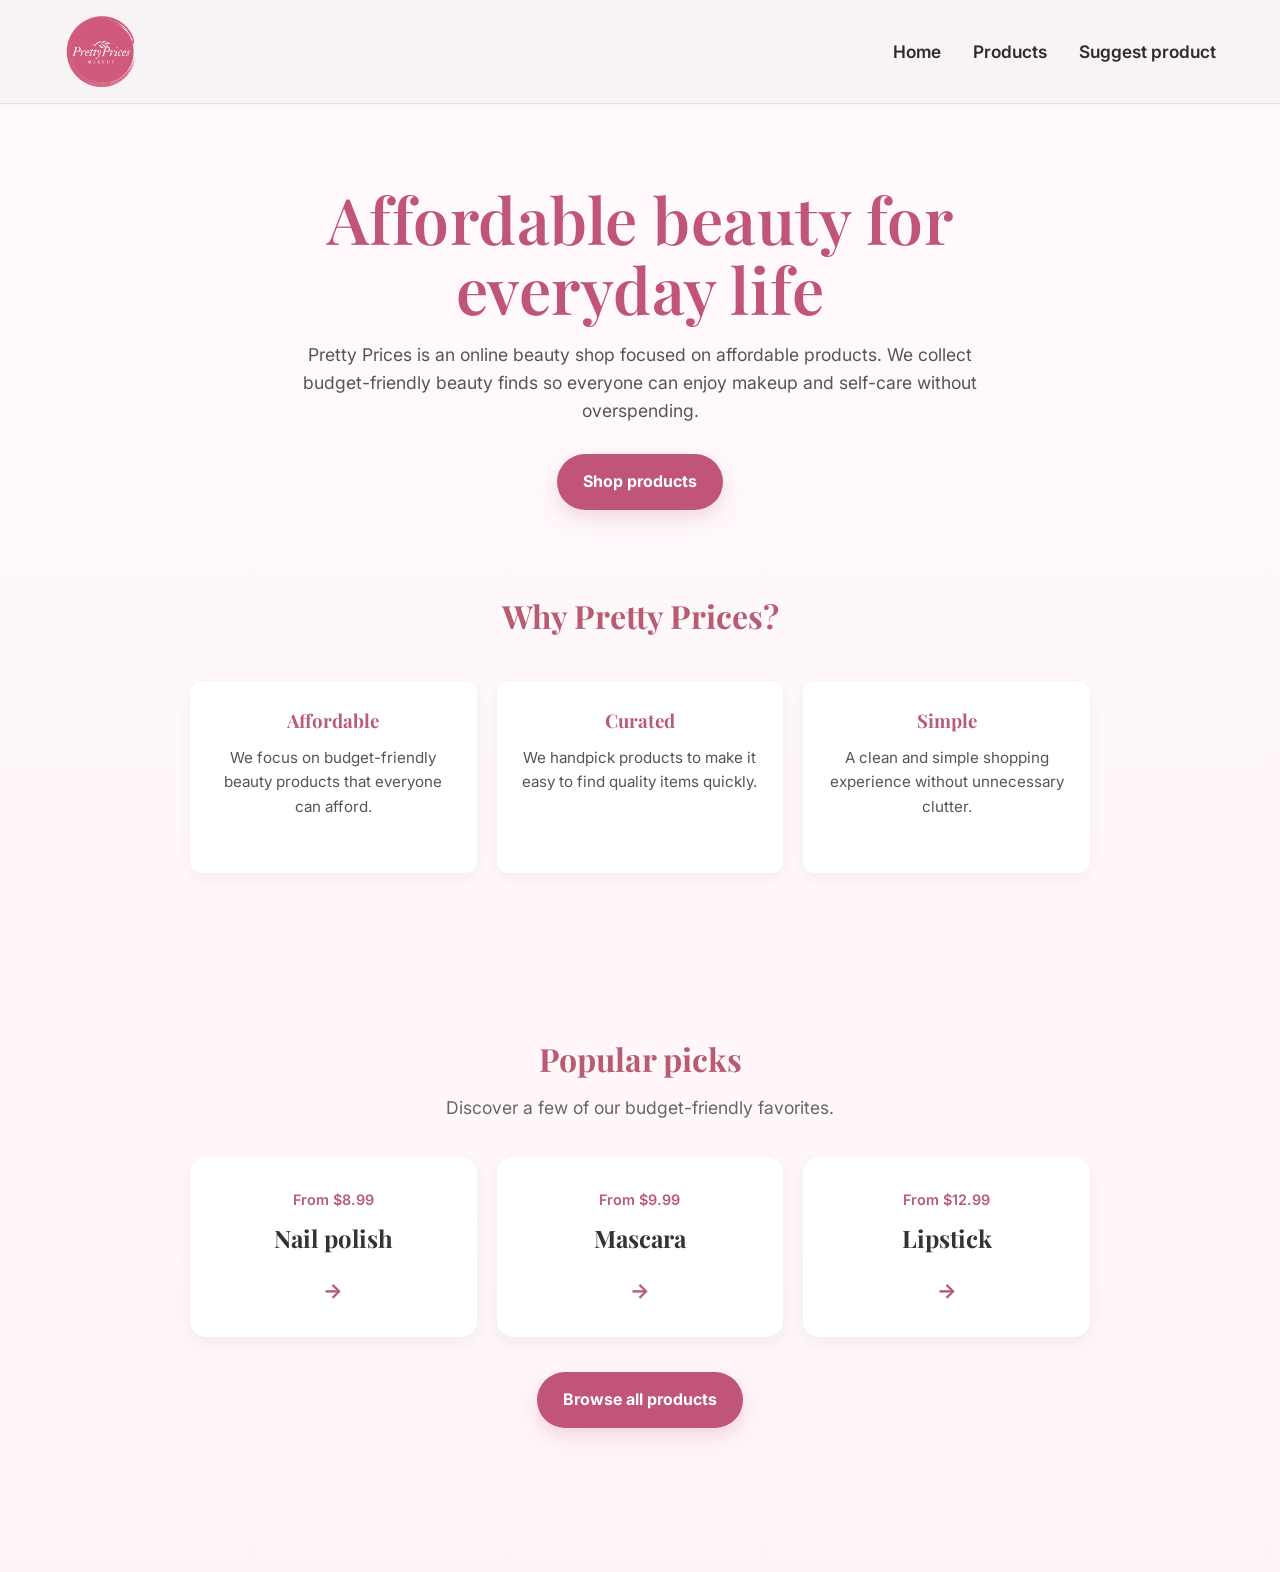
<file: index.html>
<!DOCTYPE html>
<html lang="en">

<head>
    <meta charset="UTF-8" />
    <meta name="viewport" content="width=device-width, initial-scale=1.0" />

    <title>Pretty Prices</title>

    <link rel="preconnect" href="https://fonts.googleapis.com">
    <link rel="preconnect" href="https://fonts.gstatic.com" crossorigin>

    <link
        href="https://fonts.googleapis.com/css2?family=Playfair+Display:wght@400;600;700&family=Inter:wght@400;500;600&display=swap"
        rel="stylesheet">

    <link rel="stylesheet" href="productlist.css" />
    <link rel="icon" href="data:," />

</head>

<body>

    <header class="site-header">
        <div class="container nav-wrapper">

            <a href="index.html" class="logo"><img src="logo.png" alt="logo"></a>

            <nav class="nav">
                <a href="index.html">Home</a>
                <a href="products.html">Products</a>
                <a href="contact.html">Suggest product</a>
            </nav>

        </div>
    </header>

    <main>

        <section class="hero">

            <div class="container hero-content">

                <h1>Affordable beauty for everyday life</h1>

                <p>
                    Pretty Prices is an online beauty shop focused on affordable products.
                    We collect budget-friendly beauty finds so everyone can enjoy makeup
                    and self-care without overspending.
                </p>

                <a href="products.html" class="cta-button">
                    Shop products
                </a>

            </div>
            <section class="why-section">
                <div class="container">
                    <h2>Why Pretty Prices?</h2>

                    <div class="why-grid">
                        <div class="why-card">
                            <h3>Affordable</h3>
                            <p>We focus on budget-friendly beauty products that everyone can afford.</p>
                        </div>

                        <div class="why-card">
                            <h3>Curated</h3>
                            <p>We handpick products to make it easy to find quality items quickly.</p>
                        </div>

                        <div class="why-card">
                            <h3>Simple</h3>
                            <p>A clean and simple shopping experience without unnecessary clutter.</p>
                        </div>
                    </div>
                </div>
            </section>

            <section class="featured-preview">
                <div class="container">
                    <h2>Popular picks</h2>
                    <p>Discover a few of our budget-friendly favorites.</p>

                    <div class="featured-grid">
                        <a href="products.html?featured=nail" class="featured-item">
                            <span>From $8.99</span>
                            <h3>Nail polish</h3>
                            <div class="featured-arrow">→</div>
                        </a>

                        <a href="products.html?featured=mascara" class="featured-item">
                            <span>From $9.99</span>
                            <h3>Mascara</h3>
                            <div class="featured-arrow">→</div>
                        </a>

                        <a href="products.html?featured=lipstick" class="featured-item">
                            <span>From $12.99</span>
                            <h3>Lipstick</h3>
                            <div class="featured-arrow">→</div>
                        </a>
                    </div>

                    <a href="products.html" class="cta-button">Browse all products</a>
                </div>
            </section>

        </section>

    </main>

</body>

</html>
</file>
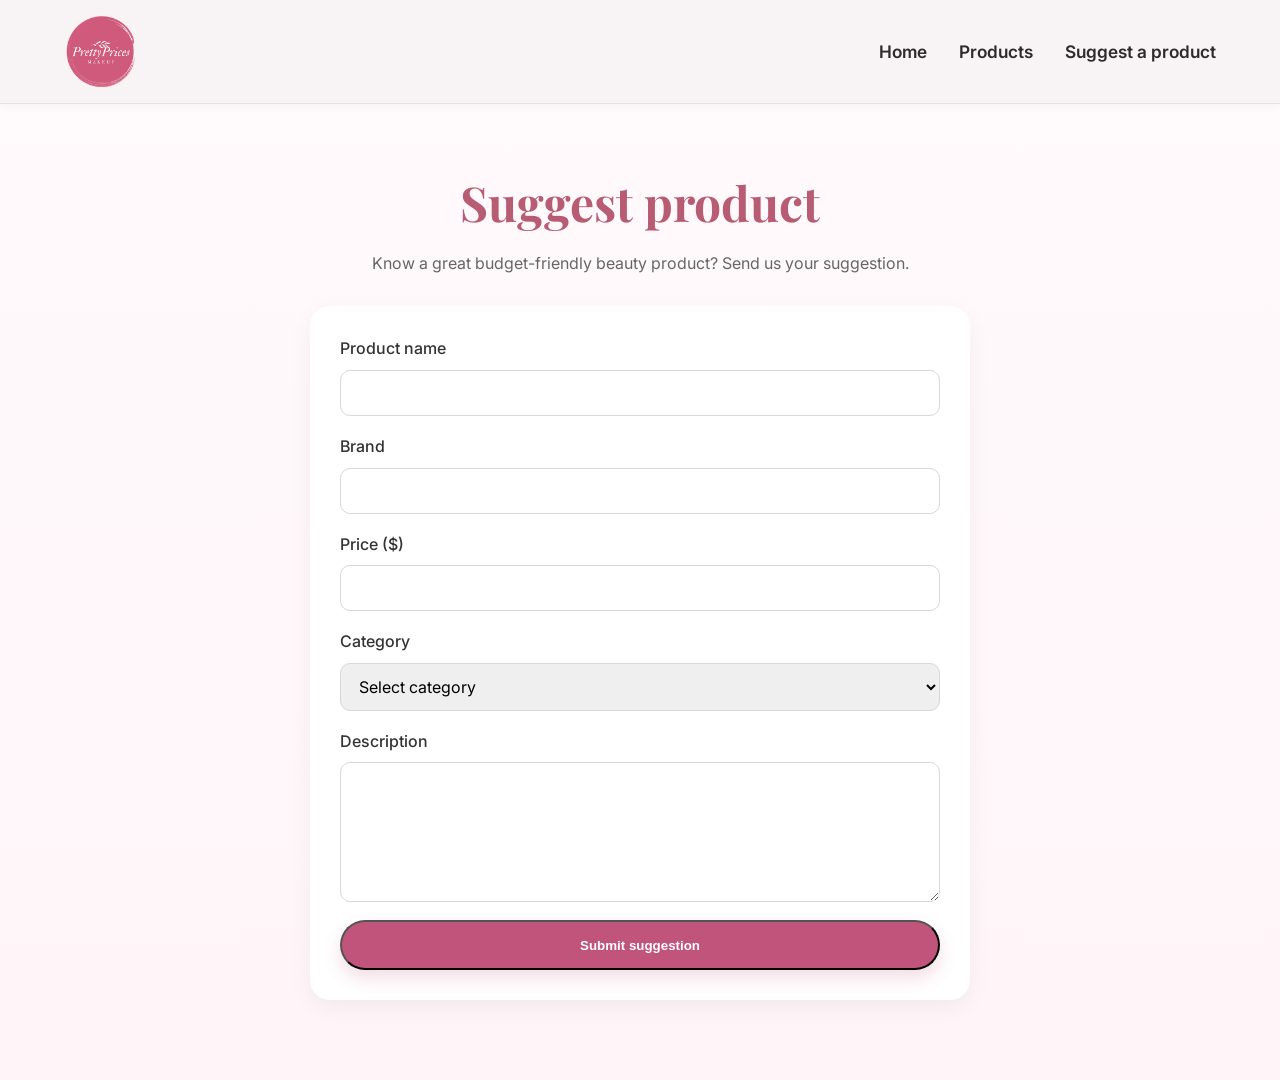
<file: contact.html>
<!DOCTYPE html>
<html lang="en">

<head>
    <meta charset="UTF-8" />
    <meta name="viewport" content="width=device-width, initial-scale=1.0" />
    <title>Suggest a product | Pretty Prices</title>

    <link rel="preconnect" href="https://fonts.googleapis.com">
    <link rel="preconnect" href="https://fonts.gstatic.com" crossorigin>
    <link
        href="https://fonts.googleapis.com/css2?family=Playfair+Display:wght@400;600;700&family=Inter:wght@400;500;600&display=swap"
        rel="stylesheet">

    <link rel="stylesheet" href="productlist.css" />
    <link rel="icon" href="data:," />
</head>

<body>

    <header class="site-header">
        <div class="container nav-wrapper">
            <a href="index.html" class="logo"><img src="logo.png" alt="logo"></a>

            <nav class="nav">
                <a href="index.html">Home</a>
                <a href="products.html">Products</a>
                <a href="contact.html">Suggest a product</a>
            </nav>
        </div>
    </header>

    <main class="container form-page">
        <div class="form-intro">
            <h1>Suggest product</h1>
            <p>Know a great budget-friendly beauty product? Send us your suggestion.</p>
        </div>

        <form id="productForm" class="suggest-form">
            <label>
                Product name
                <input type="text" name="name" required minlength="2">
            </label>

            <label>
                Brand
                <input type="text" name="brand" required minlength="2">
            </label>

            <label>
                Price ($)
                <input type="number" name="price" required min="1">
            </label>

            <label>
                Category
                <select name="category" required>
                    <option value="">Select category</option>
                    <option value="makeup">Makeup</option>
                    <option value="skincare">Skincare</option>
                    <option value="nails">Nails</option>
                </select>
            </label>

            <label>
                Description
                <textarea name="description" required minlength="10"></textarea>
            </label>

            <button type="submit" class="cta-button">Submit suggestion</button>
        </form>

        <div id="successMessage" class="success-message hidden">
            <h2>Thank you!</h2>
            <p>Your product suggestion has been submitted successfully.</p>
            <a href="products.html" class="cta-button">Back to products</a>
        </div>
    </main>

    <script>
        const form = document.getElementById("productForm");
        const successMessage = document.getElementById("successMessage");

        form.addEventListener("submit", (e) => {
            e.preventDefault();

            if (!form.checkValidity()) {
                form.reportValidity();
                return;
            }

            form.classList.add("hidden");
            successMessage.classList.remove("hidden");
            window.scrollTo({ top: 0, behavior: "smooth" });
        });
    </script>

</body>

</html>
</file>
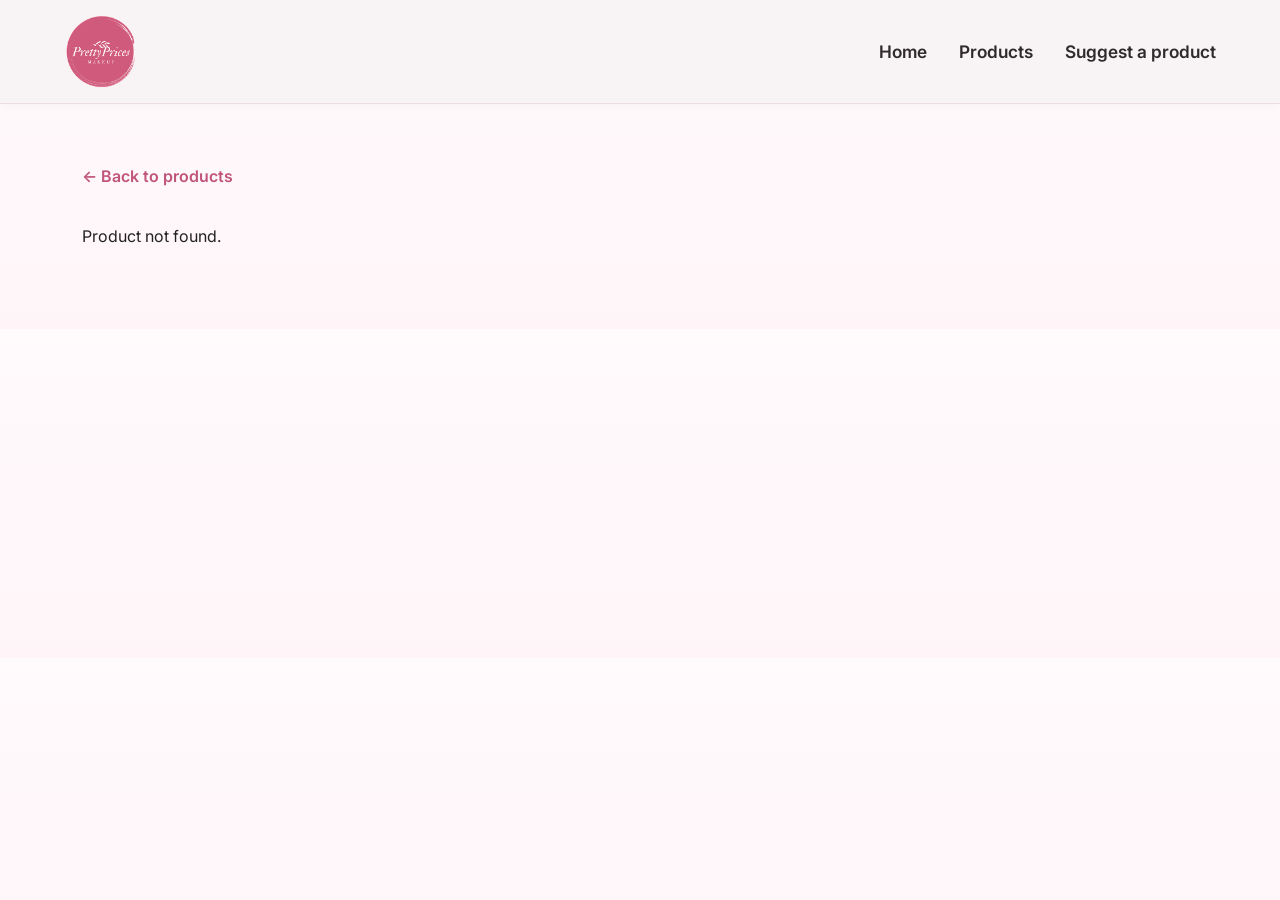
<file: product.html>
<!DOCTYPE html>
<html lang="en">

<head>
    <meta charset="UTF-8" />
    <meta name="viewport" content="width=device-width, initial-scale=1.0" />
    <title>Product details | Pretty Prices</title>

    <link rel="preconnect" href="https://fonts.googleapis.com">
    <link rel="preconnect" href="https://fonts.gstatic.com" crossorigin>
    <link
        href="https://fonts.googleapis.com/css2?family=Playfair+Display:wght@400;600;700&family=Inter:wght@400;500;600&display=swap"
        rel="stylesheet">

    <link rel="stylesheet" href="productlist.css" />
    <link rel="icon" href="data:," />
</head>

<body>

    <header class="site-header">
        <div class="container nav-wrapper">
            <a href="index.html" class="logo"><img src="logo.png" alt="logo"></a>

            <nav class="nav">
                <a href="index.html">Home</a>
                <a href="products.html">Products</a>
                <a href="contact.html">Suggest a product</a>
            </nav>
        </div>
    </header>

    <main class="product-page">
        <div class="container">
            <a href="products.html" class="back-link">← Back to products</a>
            <section id="productDetail" class="product-detail"></section>
        </div>
    </main>

    <script src="product.js"></script>
</body>

</html>
</file>
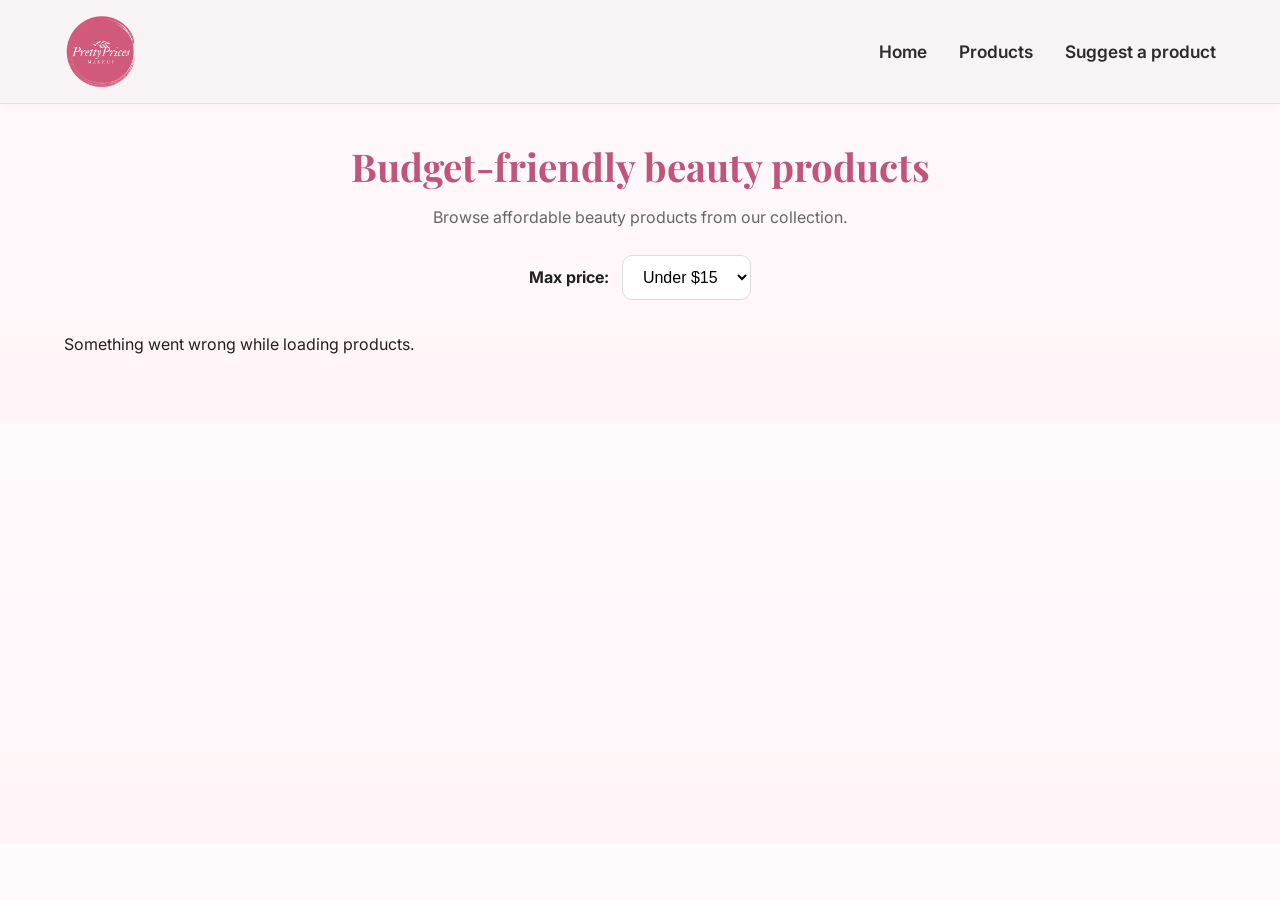
<file: products.html>
<!DOCTYPE html>
<html lang="en">

<head>
    <meta charset="UTF-8" />
    <meta name="viewport" content="width=device-width, initial-scale=1.0" />
    <title>Products | Pretty Prices</title>

    <link rel="preconnect" href="https://fonts.googleapis.com">
    <link rel="preconnect" href="https://fonts.gstatic.com" crossorigin>

    <link
        href="https://fonts.googleapis.com/css2?family=Playfair+Display:wght@400;600;700&family=Inter:wght@400;500;600&display=swap"
        rel="stylesheet">

    <link rel="stylesheet" href="productlist.css" />
    <link rel="icon" href="data:," />
</head>

<body>

    <header class="site-header">
        <div class="container nav-wrapper">
            <a href="index.html" class="logo"><img src="logo.png" alt="logo"></a>

            <nav class="nav">
                <a href="index.html">Home</a>
                <a href="products.html">Products</a>
                <a href="contact.html">Suggest a product</a>
            </nav>
        </div>
    </header>

    <main>
        <section class="products-section">
            <div class="container">

                <div class="section-heading">
                    <h2>Budget-friendly beauty products</h2>
                    <p>Browse affordable beauty products from our collection.</p>
                </div>

                <div class="controls">
                    <label for="maxPrice">Max price:</label>
                    <select id="maxPrice">
                        <option value="15">Under $15</option>
                        <option value="20">Under $20</option>
                        <option value="50">Under $50</option>
                    </select>
                </div>

                <section id="productList" class="product-list"></section>

            </div>
        </section>
    </main>

    <script src="productlist.js"></script>
</body>

</html>
</file>
<file: productlist.css>
* {
  box-sizing: border-box;
  margin: 0;
  padding: 0;
}

html {
  scroll-behavior: smooth;
}

body {
  font-family: Arial, sans-serif;
  background: #fffafc;
  color: #222;
  line-height: 1.5;
}

img {
  max-width: 100%;
  display: block;
}

.container {
  width: min(1200px, 90%);
  margin: 0 auto;
}

/* HEADER */
.site-header {
  position: sticky;
  top: 0;
  z-index: 100;
  background: rgba(248, 243, 245, 0.96);
  border-bottom: 1px solid #eadde3;
  backdrop-filter: blur(10px);
  box-shadow: 0 2px 10px rgba(0, 0, 0, 0.03);
}

.nav-wrapper {
  display: flex;
  justify-content: space-between;
  align-items: center;
  padding: 14px 0;
}

/* LOGO */
.logo {
  display: inline-flex;
  align-items: center;
  text-decoration: none;
  transition:
    transform 0.2s ease,
    opacity 0.2s ease;
}

.logo:hover {
  transform: scale(1.04);
  opacity: 0.92;
}

.logo img {
  height: 75px;
  width: auto;
  display: block;
}

/* NAVIGATION */
.nav {
  display: flex;
  align-items: center;
  gap: 2rem;
}

.nav a {
  text-decoration: none;
  color: #2f2a2c;
  font-size: 1.08rem;
  font-weight: 600;
  transition:
    color 0.2s ease,
    transform 0.2s ease;
  position: relative;
}

.nav a:hover {
  color: #c05c7a;
  transform: translateY(-1px);
}

/* lille underline-effekt */
.nav a::after {
  content: "";
  position: absolute;
  left: 0;
  bottom: -6px;
  width: 0;
  height: 2px;
  background: #c05c7a;
  transition: width 0.25s ease;
}

.nav a:hover::after {
  width: 100%;
}

/* RESPONSIVE */
@media (max-width: 900px) {
  .nav-wrapper {
    gap: 1rem;
  }

  .nav {
    gap: 1.2rem;
  }

  .nav a {
    font-size: 1rem;
  }

  .logo img {
    height: 50px;
  }
}

@media (max-width: 700px) {
  .nav-wrapper {
    flex-direction: column;
    justify-content: center;
    text-align: center;
    padding: 12px 0;
  }

  .nav {
    flex-wrap: wrap;
    justify-content: center;
    gap: 1rem;
  }

  .logo img {
    height: 48px;
  }
}

/* HERO */
.hero {
  padding: 5rem 0 4rem;
}

.hero-content {
  max-width: 720px;
  text-align: center;
}

.hero h1 {
  font-size: clamp(2rem, 4vw, 3.6rem);
  line-height: 1.1;
  color: #c0547a;
  margin-bottom: 1rem;
}

.hero p {
  font-size: 1.1rem;
  color: #555;
  margin-bottom: 1.8rem;
}

.cta-button {
  display: inline-block;
  background: #c0547a;
  color: white;
  text-decoration: none;
  font-weight: 700;
  padding: 0.9rem 1.5rem;
  border-radius: 10px;
  transition: 0.2s ease;
}

.cta-button:hover {
  background: #a84366;
  transform: translateY(-2px);
}

/* PRODUCTS SECTION */
.products-section {
  padding: 2rem 0 4rem;
}

.section-heading {
  text-align: center;
  margin-bottom: 1.5rem;
}

.section-heading h2 {
  font-size: clamp(1.8rem, 3vw, 2.8rem);
  color: #c0547a;
  margin-bottom: 0.5rem;
}

.section-heading p {
  color: #666;
}

.controls {
  display: flex;
  justify-content: center;
  align-items: center;
  gap: 0.8rem;
  margin-bottom: 2rem;
  flex-wrap: wrap;
}

.controls label {
  font-weight: 700;
}

.controls select {
  padding: 0.75rem 1rem;
  border: 1px solid #ddd;
  border-radius: 10px;
  background: white;
  font-size: 1rem;
  cursor: pointer;
}

/* PRODUCT GRID */
.product-list {
  display: grid;
  grid-template-columns: 1fr;
  gap: 2rem;
}

.product-card {
  background: white;
  border: 1px solid #f0e4ea;
  border-radius: 22px;
  overflow: hidden;
  box-shadow: 0 10px 30px rgba(192, 84, 122, 0.08);
  transition:
    transform 0.25s ease,
    box-shadow 0.25s ease;
  cursor: pointer;
}

.product-card:hover {
  transform: translateY(-6px);
  box-shadow: 0 16px 34px rgba(192, 84, 122, 0.14);
}

.product-card img {
  width: 100%;
  height: 260px;
  object-fit: contain;
  background: #f8f8f8;
  padding: 1.5rem;
}

.product-content {
  padding: 1.2rem;
}

.product-content h3 {
  font-size: 1.5rem;
  margin-bottom: 0.6rem;
}

.brand {
  color: #c0547a;
  font-weight: 700;
  margin-bottom: 0.5rem;
}

.price {
  font-size: 1.3rem;
  font-weight: 700;
  margin-bottom: 0.5rem;
}

.rating {
  color: #666;
  margin-bottom: 0.8rem;
}

.description {
  color: #444;
  font-size: 1rem;
}

/* RESPONSIVE */
@media (min-width: 700px) {
  .product-list {
    grid-template-columns: repeat(2, 1fr);
  }
}

@media (min-width: 1000px) {
  .product-list {
    grid-template-columns: repeat(3, 1fr);
  }
}

@media (max-width: 700px) {
  .nav-wrapper {
    flex-direction: column;
    gap: 0.8rem;
  }

  .nav {
    gap: 1rem;
    flex-wrap: wrap;
    justify-content: center;
  }

  .hero {
    padding: 7rem 0 5rem;
  }
  .hero-content {
    max-width: 720px;
    text-align: center;
    margin: 0 auto;
  }
}
.product-page {
  padding: 3rem 0 4rem;
}

.back-link {
  display: inline-block;
  margin-bottom: 1.5rem;
  color: #c0547a;
  text-decoration: none;
  font-weight: 700;
}

.back-link:hover {
  text-decoration: underline;
}

.product-detail {
  margin-top: 1rem;
}

.detail-card {
  display: grid;
  grid-template-columns: 1fr;
  gap: 2rem;
  background: white;
  border: 1px solid #eee;
  border-radius: 18px;
  overflow: hidden;
  box-shadow: 0 6px 20px rgba(0, 0, 0, 0.06);
}

.detail-image img {
  width: 100%;
  height: 360px;
  object-fit: contain;
  background: #f8f8f8;
  padding: 2rem;
}

.detail-content {
  padding: 1.5rem;
}

.detail-category {
  text-transform: uppercase;
  letter-spacing: 0.08em;
  font-size: 0.85rem;
  color: #888;
  margin-bottom: 0.75rem;
}

.detail-content h1 {
  font-size: 2rem;
  line-height: 1.1;
  margin-bottom: 0.75rem;
  color: #222;
}

@media (min-width: 900px) {
  .detail-card {
    grid-template-columns: 1fr 1fr;
    align-items: stretch;
  }

  .detail-image img {
    height: 100%;
    min-height: 500px;
  }

  .detail-content {
    padding: 2rem;
  }
}
/* TYPOGRAPHY */
body {
  font-family: "Inter", sans-serif;
  background: linear-gradient(to bottom, #fffafc, #fff5f8);
  color: #222;
  line-height: 1.6;
}

/* headings */

h1,
h2,
h3,
.logo {
  font-family: "Playfair Display", serif;
}

/* hero title */

.hero h1 {
  font-family: "Playfair Display", serif;
  font-size: clamp(2.5rem, 5vw, 4rem);
  font-weight: 600;
  letter-spacing: 0.5px;
}

/* product titles */

.product-content h3 {
  font-family: "Playfair Display", serif;
  font-size: 1.4rem;
}

/* brand style */

.brand {
  text-transform: uppercase;
  letter-spacing: 0.05em;
}

.cta-button {
  display: inline-block;
  background: #c0547a;
  color: white;
  text-decoration: none;
  font-weight: 700;
  padding: 0.95rem 1.6rem;
  border-radius: 999px;
  transition: 0.2s ease;
  box-shadow: 0 8px 18px rgba(192, 84, 122, 0.2);
}

.cta-button:hover {
  background: #a84366;
  transform: translateY(-2px);
}
.product-page {
  padding: 3rem 0 4rem;
}

.back-link {
  display: inline-block;
  margin-bottom: 1.5rem;
  color: #c0547a;
  text-decoration: none;
  font-weight: 700;
}

.back-link:hover {
  text-decoration: underline;
}

.product-detail {
  margin-top: 1rem;
}

.detail-card {
  display: grid;
  grid-template-columns: 1fr;
  gap: 2rem;
  background: white;
  border: 1px solid #f0e4ea;
  border-radius: 22px;
  overflow: hidden;
  box-shadow: 0 10px 30px rgba(192, 84, 122, 0.08);
}

.detail-image img {
  width: 100%;
  height: 360px;
  object-fit: contain;
  background: #f8f8f8;
  padding: 2rem;
}

.detail-content {
  padding: 1.5rem;
}

.detail-category {
  text-transform: uppercase;
  letter-spacing: 0.08em;
  font-size: 0.85rem;
  color: #888;
  margin-bottom: 0.75rem;
}

.detail-content h1 {
  font-size: 2rem;
  line-height: 1.1;
  margin-bottom: 0.75rem;
  color: #222;
}

@media (min-width: 900px) {
  .detail-card {
    grid-template-columns: 1fr 1fr;
    align-items: stretch;
  }

  .detail-image img {
    height: 100%;
    min-height: 500px;
  }

  .detail-content {
    padding: 2rem;
  }
}
/* FIX BAGGRUND (samme over hele siden) */
body {
  background-color: #f8f3f5;
}

/* WHY SECTION */
.why-section {
  padding: 80px 20px;
  text-align: center;
}

.why-section h2 {
  font-family: "Playfair Display", serif;
  font-size: 2rem;
  margin-bottom: 40px;
  color: #b85c74;
}

.why-grid {
  display: grid;
  grid-template-columns: repeat(auto-fit, minmax(220px, 1fr));
  gap: 20px;
  max-width: 900px;
  margin: 0 auto;
}

.why-card {
  background: white;
  padding: 25px;
  border-radius: 12px;
  box-shadow: 0 5px 15px rgba(0, 0, 0, 0.05);
}

.why-card h3 {
  font-family: "Playfair Display", serif;
  color: #b85c74;
  margin-bottom: 10px;
}

.why-card p {
  font-family: "Inter", sans-serif;
  color: #555;
  font-size: 0.95rem;
}

.why-card {
  transition:
    transform 0.25s ease,
    box-shadow 0.25s ease;
}

.why-card:hover {
  transform: translateY(-6px);
  box-shadow: 0 12px 24px rgba(192, 84, 122, 0.12);
}

.hero-content,
.why-card {
  animation: fadeUp 0.7s ease both;
}

.why-card:nth-child(2) {
  animation-delay: 0.1s;
}

.why-card:nth-child(3) {
  animation-delay: 0.2s;
}

@keyframes fadeUp {
  from {
    opacity: 0;
    transform: translateY(18px);
  }
  to {
    opacity: 1;
    transform: translateY(0);
  }
}

.featured-preview {
  padding: 80px 20px;
  text-align: center;
}

.featured-preview h2 {
  font-family: "Playfair Display", serif;
  font-size: 2rem;
  color: #b85c74;
  margin-bottom: 10px;
}

.featured-preview p {
  color: #666;
  margin-bottom: 35px;
}

.featured-grid {
  display: grid;
  grid-template-columns: repeat(auto-fit, minmax(220px, 1fr));
  gap: 20px;
  max-width: 900px;
  margin: 0 auto 35px;
}

.featured-item {
  background: white;
  border-radius: 16px;
  padding: 30px 20px;
  box-shadow: 0 5px 15px rgba(0, 0, 0, 0.05);
}

.featured-item span {
  display: inline-block;
  font-size: 0.9rem;
  color: #b85c74;
  font-weight: 600;
  margin-bottom: 8px;
}

.featured-item h3 {
  font-family: "Playfair Display", serif;
  font-size: 1.5rem;
  color: #333;
}

.featured-preview {
  padding: 80px 20px;
  text-align: center;
}

.featured-preview h2 {
  font-family: "Playfair Display", serif;
  font-size: 2rem;
  color: #b85c74;
  margin-bottom: 10px;
}

.featured-preview p {
  color: #666;
  margin-bottom: 35px;
}

.featured-grid {
  display: grid;
  grid-template-columns: repeat(auto-fit, minmax(220px, 1fr));
  gap: 20px;
  max-width: 900px;
  margin: 0 auto 35px;
}

.featured-item {
  background: white;
  border-radius: 16px;
  padding: 30px 20px;
  box-shadow: 0 5px 15px rgba(0, 0, 0, 0.05);
  text-decoration: none;
  color: inherit;
  display: block;
  position: relative;
  transition:
    transform 0.25s ease,
    box-shadow 0.25s ease;
}

.featured-item:hover {
  transform: translateY(-5px);
  box-shadow: 0 10px 25px rgba(192, 84, 122, 0.12);
}

.featured-item span {
  display: inline-block;
  font-size: 0.9rem;
  color: #b85c74;
  font-weight: 600;
  margin-bottom: 8px;
}

.featured-item h3 {
  font-family: "Playfair Display", serif;
  font-size: 1.5rem;
  color: #333;
}

.featured-arrow {
  margin-top: 16px;
  font-size: 1.3rem;
  color: #b85c74;
  font-weight: bold;
  transition: transform 0.25s ease;
}

.featured-item:hover .featured-arrow {
  transform: translateX(6px);
}

.product-page {
  padding: 60px 20px 80px;
}

.back-link {
  display: inline-block;
  margin-bottom: 24px;
  color: #c0547a;
  text-decoration: none;
  font-weight: 600;
}

.back-link:hover {
  text-decoration: underline;
}

.product-detail {
  margin-top: 10px;
}

.detail-card {
  display: grid;
  grid-template-columns: 1fr;
  gap: 0;
  background: white;
  border: 1px solid #f0e4ea;
  border-radius: 24px;
  overflow: hidden;
  box-shadow: 0 10px 30px rgba(192, 84, 122, 0.08);
}

.detail-image {
  background: #fcf8fa;
}

.detail-image img {
  width: 100%;
  height: 380px;
  object-fit: contain;
  padding: 2rem;
}

.detail-content {
  padding: 2rem;
}

.detail-category {
  text-transform: uppercase;
  letter-spacing: 0.08em;
  font-size: 0.85rem;
  color: #b85c74;
  font-weight: 600;
  margin-bottom: 12px;
}

.detail-content h1 {
  font-family: "Playfair Display", serif;
  font-size: clamp(2rem, 4vw, 3rem);
  line-height: 1.1;
  margin-bottom: 18px;
  color: #2f2a2c;
}

.detail-meta {
  display: flex;
  flex-wrap: wrap;
  gap: 16px;
  align-items: center;
  margin-bottom: 18px;
}

.detail-info-row {
  display: flex;
  flex-wrap: wrap;
  gap: 12px;
  margin-bottom: 22px;
}

.info-pill {
  background: #f8edf2;
  color: #9f4f69;
  padding: 8px 14px;
  border-radius: 999px;
  font-size: 0.95rem;
  font-weight: 600;
}

.detail-button {
  margin-top: 20px;
}

@media (min-width: 900px) {
  .detail-card {
    grid-template-columns: 1fr 1fr;
    align-items: stretch;
  }

  .detail-image img {
    height: 100%;
    min-height: 520px;
  }

  .detail-content {
    padding: 2.5rem;
  }
}

.form-page {
  max-width: 700px;
  padding: 60px 20px 80px;
}

.form-intro {
  margin-bottom: 30px;
  text-align: center;
}

.form-intro h1 {
  font-family: "Playfair Display", serif;
  font-size: clamp(2rem, 4vw, 3rem);
  color: #b85c74;
  margin-bottom: 10px;
}

.form-intro p {
  color: #666;
}

.suggest-form {
  background: white;
  border-radius: 20px;
  padding: 30px;
  box-shadow: 0 8px 24px rgba(0, 0, 0, 0.05);
  display: flex;
  flex-direction: column;
  gap: 18px;
}

.suggest-form label {
  display: flex;
  flex-direction: column;
  gap: 8px;
  font-weight: 500;
  color: #333;
}

.suggest-form input,
.suggest-form textarea,
.suggest-form select {
  padding: 12px 14px;
  border: 1px solid #d8d8d8;
  border-radius: 10px;
  font-family: "Inter", sans-serif;
  font-size: 1rem;
}

.suggest-form textarea {
  min-height: 140px;
  resize: vertical;
}

.success-message {
  background: white;
  border-radius: 20px;
  padding: 40px 30px;
  box-shadow: 0 8px 24px rgba(0, 0, 0, 0.05);
  text-align: center;
}

.success-message h2 {
  font-family: "Playfair Display", serif;
  color: #b85c74;
  font-size: 2rem;
  margin-bottom: 12px;
}

.success-message p {
  color: #555;
  margin-bottom: 24px;
}

.hidden {
  display: none;
}
</file>
